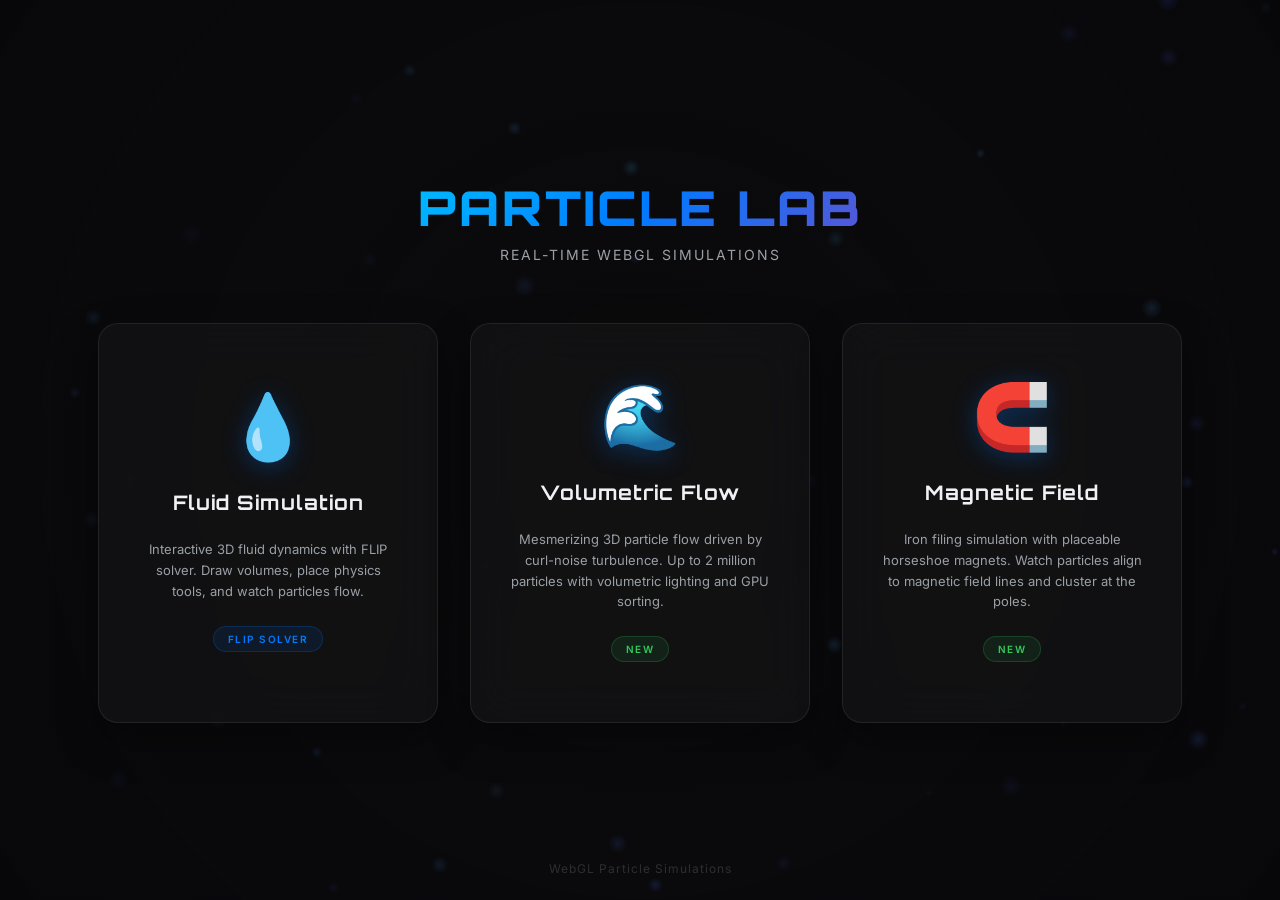
<file: index.html>
<!DOCTYPE html>
<html>
    <head>
        <meta charset="utf-8">
        <meta name="viewport" content="width=device-width, initial-scale=1.0, maximum-scale=1.0, user-scalable=no">
        <title>Particle Simulations</title>
        <meta name="description" content="Choose between real-time 3D fluid simulation and wind tunnel simulation, both powered by WebGL.">
        <link href="https://fonts.googleapis.com/css2?family=Inter:wght@300;400;500;600;700&family=Orbitron:wght@500;700;900&display=swap" rel="stylesheet">
        <link rel="stylesheet" href="menu.css"/>
    </head>
    <body>
        <canvas id="bg-canvas"></canvas>

        <div class="menu-container">
            <div class="menu-title">Particle Lab</div>
            <div class="menu-subtitle">Real-time WebGL Simulations</div>

            <div class="menu-cards">
                <a href="fluid.html" class="menu-card" id="fluid-card">
                    <div class="card-icon">💧</div>
                    <div class="card-title">Fluid Simulation</div>
                    <div class="card-description">
                        Interactive 3D fluid dynamics with FLIP solver. 
                        Draw volumes, place physics tools, and watch particles flow.
                    </div>
                    <div class="card-tag">FLIP Solver</div>
                </a>

                <a href="flow.html" class="menu-card" id="flow-card">
                    <div class="card-icon">🌊</div>
                    <div class="card-title">Volumetric Flow</div>
                    <div class="card-description">
                        Mesmerizing 3D particle flow driven by curl-noise turbulence.
                        Up to 2 million particles with volumetric lighting and GPU sorting.
                    </div>
                    <div class="card-tag new-tag">New</div>
                </a>

                <a href="magnet.html" class="menu-card" id="magnet-card">
                    <div class="card-icon">🧲</div>
                    <div class="card-title">Magnetic Field</div>
                    <div class="card-description">
                        Iron filing simulation with placeable horseshoe magnets.
                        Watch particles align to magnetic field lines and cluster at the poles.
                    </div>
                    <div class="card-tag new-tag">New</div>
                </a>
            </div>

            <div class="menu-footer">WebGL Particle Simulations</div>
        </div>

        <script src="menu-bg.js"></script>
    </body>
</html>
</file>
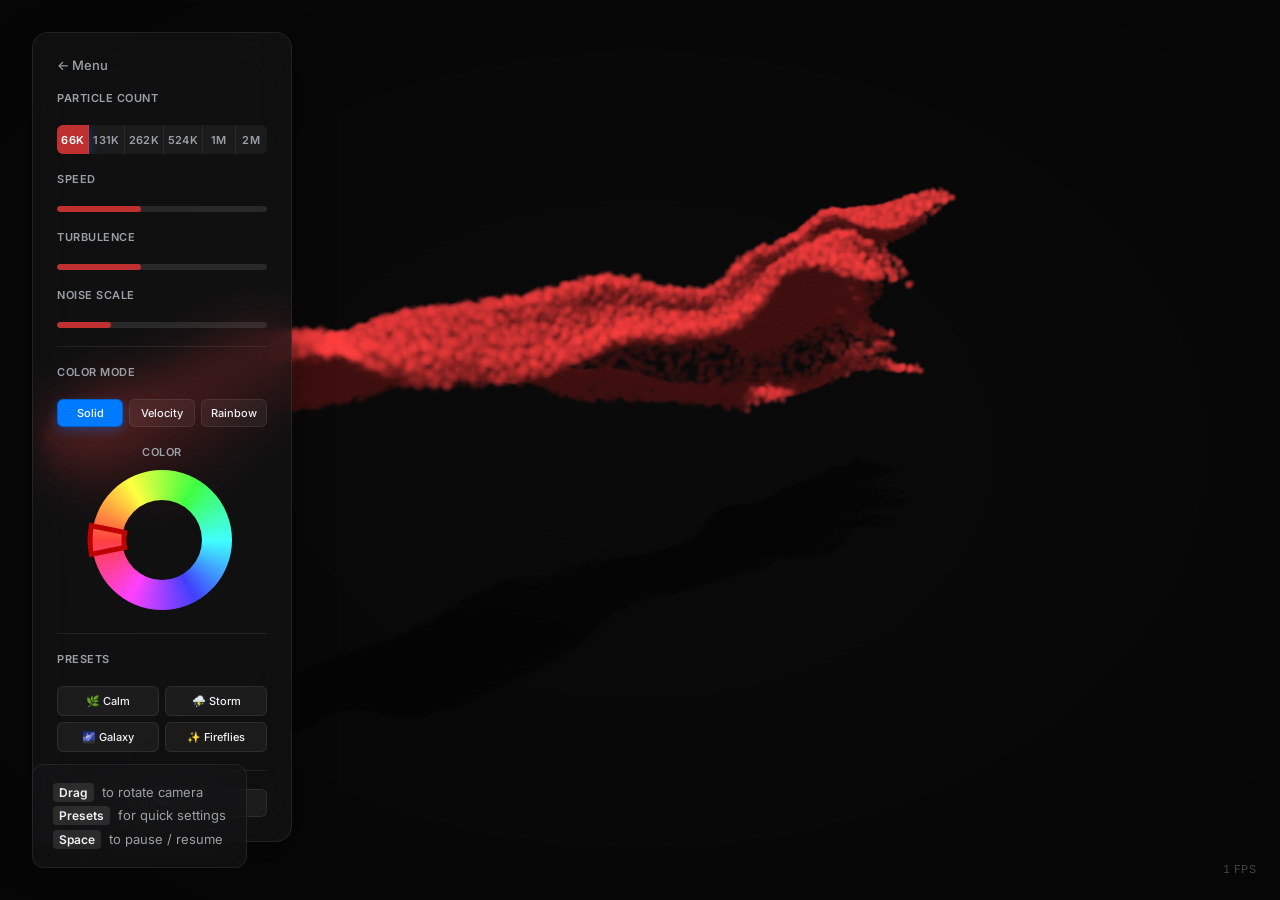
<file: flow.html>
<!DOCTYPE html>
<html>
<head>
    <meta charset="utf-8">
    <meta name="viewport" content="width=device-width, initial-scale=1.0, maximum-scale=1.0, user-scalable=no">
    <title>Volumetric Flow - Particle Lab</title>
    <meta name="description" content="Volumetric particle flow simulation with curl-noise turbulence, GPU sorting, and volumetric lighting.">
    <link href="https://fonts.googleapis.com/css2?family=Inter:wght@300;400;500;600&display=swap" rel="stylesheet">
    <link rel="stylesheet" href="flow.css">
</head>
<body>
    <canvas id="render" width="1" height="1"></canvas>

    <div id="ui">
        <a href="index.html" id="back-button">← Menu</a>

        <div class="slider-label">Particle Count</div>
        <div id="count-wrapper">
            <div id="count-16">66K</div>
            <div id="count-17">131K</div>
            <div id="count-18">262K</div>
            <div id="count-19">524K</div>
            <div id="count-20">1M</div>
            <div id="count-21">2M</div>
        </div>

        <div class="slider-label">Speed</div>
        <div id="speed-slider" class="slider"></div>

        <div class="slider-label">Turbulence</div>
        <div id="turbulence-slider" class="slider"></div>

        <div class="slider-label">Noise Scale</div>
        <div id="noise-slider" class="slider"></div>

        <div class="panel-divider"></div>

        <div class="slider-label">Color Mode</div>
        <div class="control-row">
            <button id="mode-solid" class="action-btn active-mode">Solid</button>
            <button id="mode-velocity" class="action-btn">Velocity</button>
            <button id="mode-rainbow" class="action-btn">Rainbow</button>
        </div>

        <div id="color-section">
            <div class="slider-label">Color</div>
            <canvas id="picker" width="150" height="150"></canvas>
        </div>

        <div class="panel-divider"></div>

        <div class="slider-label">Presets</div>
        <div class="preset-row">
            <button id="preset-calm" class="action-btn">🌿 Calm</button>
            <button id="preset-storm" class="action-btn">⛈️ Storm</button>
            <button id="preset-galaxy" class="action-btn">🌌 Galaxy</button>
            <button id="preset-fireflies" class="action-btn">✨ Fireflies</button>
        </div>

        <div class="panel-divider"></div>

        <div class="control-row">
            <button id="pause-button" class="action-btn">⏸ Pause</button>
        </div>
    </div>

    <div class="instructions">
        <span>Drag</span> to rotate camera<br/>
        <span>Presets</span> for quick settings<br/>
        <span>Space</span> to pause / resume
    </div>

    <div id="pause-overlay">⏸ PAUSED</div>

    <div id="footer">
        <span id="fps-counter">-- FPS</span>
    </div>

    <script src="flowshared.js"></script>
    <script src="flowui.js"></script>
    <script src="flowsim.js"></script>
    <script src="flowengine.js"></script>
    <script>
    if (flowHasWebGLSupport(['OES_texture_float'])) {
        var flow = new FlowEngine(document.getElementById('render'));

        flow.setHue(0);
        flow.setTimeScale(FLOW_INITIAL_SPEED);
        flow.setPersistence(FLOW_INITIAL_TURBULENCE);
        flow.setNoiseScale(FLOW_NOISE_POSITION_SCALE);

        // Speed slider
        var speedSlider = new FlowSlider(document.getElementById('speed-slider'), 0.0, FLOW_MAX_SPEED, FLOW_INITIAL_SPEED, function (v) {
            flow.setTimeScale(v);
        });

        // Turbulence slider
        var turbSlider = new FlowSlider(document.getElementById('turbulence-slider'), 0.0, FLOW_MAX_TURBULENCE, FLOW_INITIAL_TURBULENCE, function (v) {
            flow.setPersistence(v);
        });

        // Noise scale slider
        var noiseSlider = new FlowSlider(document.getElementById('noise-slider'), 0.3, 5.0, FLOW_NOISE_POSITION_SCALE, function (v) {
            flow.setNoiseScale(v);
        });

        // Particle count buttons
        var buttons = new FlowButtons([
            document.getElementById('count-16'),
            document.getElementById('count-17'),
            document.getElementById('count-18'),
            document.getElementById('count-19'),
            document.getElementById('count-20'),
            document.getElementById('count-21')
        ], function (index) {
            flow.changeQualityLevel(index);
        });

        // Color picker
        var picker = new FlowHuePicker(document.getElementById('picker'), function (value) {
            flow.setHue(value);
            var color = flowHsvToRGB(value, FLOW_UI_SATURATION, FLOW_UI_VALUE);
            var rgbStr = flowRgbToString(color);
            speedSlider.setColor(rgbStr);
            turbSlider.setColor(rgbStr);
            noiseSlider.setColor(rgbStr);
            buttons.setColor(rgbStr);
        });

        // Color mode buttons
        var modeButtons = [
            document.getElementById('mode-solid'),
            document.getElementById('mode-velocity'),
            document.getElementById('mode-rainbow')
        ];
        modeButtons.forEach(function (btn, idx) {
            btn.addEventListener('click', function () {
                flow.setColorMode(idx);
                modeButtons.forEach(function (b) { b.classList.remove('active-mode'); });
                btn.classList.add('active-mode');
                // Show/hide color picker for solid mode
                document.getElementById('color-section').style.display = idx === 0 ? 'block' : 'none';
            });
        });

        // Presets
        var presetKeys = ['calm', 'storm', 'galaxy', 'fireflies'];
        presetKeys.forEach(function (key) {
            document.getElementById('preset-' + key).addEventListener('click', function () {
                var p = FLOW_PRESETS[key];
                speedSlider.setValue(p.speed);
                turbSlider.setValue(p.turbulence);
                noiseSlider.setValue(p.noiseScale);
                flow.setTimeScale(p.speed);
                flow.setPersistence(p.turbulence);
                flow.setNoiseScale(p.noiseScale);
            });
        });

        // Pause button
        var pauseBtn = document.getElementById('pause-button');
        var pauseOverlay = document.getElementById('pause-overlay');
        function togglePause() {
            var isPaused = !flow.isPaused();
            flow.setPaused(isPaused);
            pauseBtn.textContent = isPaused ? '▶ Play' : '⏸ Pause';
            if (isPaused) pauseOverlay.classList.add('visible');
            else pauseOverlay.classList.remove('visible');
        }
        pauseBtn.addEventListener('click', togglePause);

        // Spacebar to pause
        document.addEventListener('keydown', function (e) {
            if (e.code === 'Space') { e.preventDefault(); togglePause(); }
        });

        // FPS counter
        var fpsEl = document.getElementById('fps-counter');
        setInterval(function () {
            fpsEl.textContent = flow.getFPS() + ' FPS';
        }, 500);
    } else {
        document.getElementById('ui').style.display = 'none';
        document.body.innerHTML = '<div style="color:#888;text-align:center;margin-top:40px;font-family:Inter,sans-serif;">Your browser does not support the required WebGL extensions.</div>';
    }
    </script>
</body>
</html>
</file>
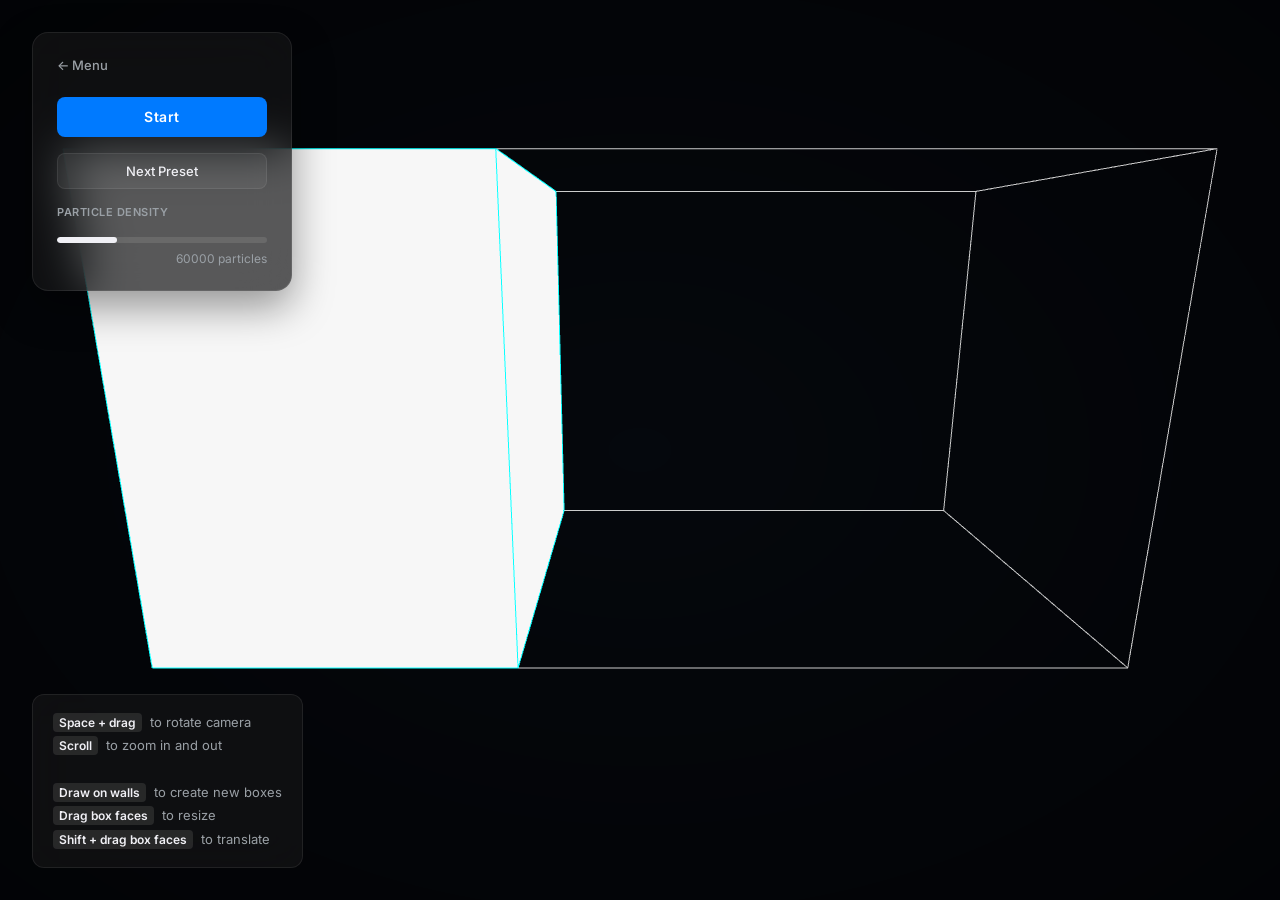
<file: fluid.html>
<!DOCTYPE html>
<html>
    <head>
        <meta charset="utf-8">
        <meta name="viewport" content="width=device-width, initial-scale=1.0, maximum-scale=1.0, user-scalable=no">
        <title>Fluid Simulation</title>

        <meta name="description" content="Real-time particle-based 3D fluid simulation and rendering using WebGL.">

        <link href="https://fonts.googleapis.com/css2?family=Inter:wght@400;600&family=Orbitron:wght@500;700;900&display=swap" rel="stylesheet">
        <link rel="stylesheet" href="flip.css"/>
    </head>

    <body>
        <script type="text/template" id="main">
            <style>
                .editing-ui {
                    display: none;
                }

                .simulating-ui {
                    display: none;
                }
            </style>

            <canvas id="canvas" width="1920" height="1080"></canvas>
            <canvas id="overlay-canvas" class="simulating-ui"></canvas>
            
            <div id="ui">
                <a href="index.html" id="back-button" style="
                    display: block;
                    color: var(--text-dim);
                    text-decoration: none;
                    font-size: 13px;
                    font-weight: 500;
                    margin-bottom: 8px;
                    pointer-events: auto;
                    transition: color 0.2s;
                ">← Menu</a>

                <div id="start-button">Start</div>

                <div id="preset-button" class="editing-ui">Random Preset</div>
                
                <div class="slider-label editing-ui">Particle Density</div>
                <div id="density-slider" class="slider editing-ui"></div>

                <div id="particle-count" class="editing-ui"></div>

                <div class="slider-label simulating-ui">Color</div>
                <input type="color" id="color-picker" class="simulating-ui" value="#00bbff">

                <div class="slider-label simulating-ui">Fluidity</div>
                <div id="fluidity-slider" class="slider simulating-ui"></div>

                <div class="slider-label simulating-ui">Speed</div>
                <div id="speed-slider" class="slider simulating-ui"></div>

                <div class="control-row simulating-ui">
                    <button id="gravity-button" class="action-btn">Gravity: Normal</button>
                </div>
            </div>

            <!-- New Physics Right Bar -->
            <div id="right-bar" class="simulating-ui">
                <div class="right-bar-section">
                    <div class="right-bar-label">Explode Force</div>
                    <div id="explode-slider" class="slider"></div>
                    <button id="explode-button" class="action-btn right-btn">💥 Explode!</button>
                </div>
                
                <div class="right-bar-divider"></div>
                
                <div class="right-bar-section">
                    <div class="right-bar-label">Placeable Tools <span id="source-count-badge" class="source-badge">0</span></div>
                    <div class="right-bar-tools">
                        <button id="tool-none-button" class="action-btn right-btn active-tool" data-tooltip="Select / Delete sources">🚫 None</button>
                        <button id="tool-vortex-button" class="action-btn right-btn" data-tooltip="Creates a swirling vortex that pulls particles inward">🌀 Vortex</button>
                        <button id="tool-wind-button" class="action-btn right-btn" data-tooltip="Click & drag to set wind direction. Blows particles along a cone">💨 Wind</button>
                        <button id="tool-repel-button" class="action-btn right-btn" data-tooltip="Pushes particles away from the source">🔵 Repel</button>
                        <button id="tool-blackhole-button" class="action-btn right-btn" data-tooltip="Sucks in particles with gravitational & orbital forces">🕳️ Black Hole</button>
                        <button id="tool-fountain-button" class="action-btn right-btn" data-tooltip="Shoots particles upward in a column">⛲ Fountain</button>
                        <button id="tool-turbulence-button" class="action-btn right-btn" data-tooltip="Creates chaotic, swirling random forces">🌊 Turbulence</button>
                        <button id="tool-wave-button" class="action-btn right-btn" data-tooltip="Generates concentric wave pulses">〰️ Wave</button>
                        <button id="tool-magnet-button" class="action-btn right-btn" data-tooltip="Gently attracts nearby particles — softer than black hole">🧲 Magnet</button>
                    </div>
                </div>

                <div class="right-bar-divider"></div>

                <div class="right-bar-section">
                    <div class="right-bar-label">Tool Strength</div>
                    <div id="strength-slider" class="slider"></div>
                </div>

                <div class="right-bar-divider"></div>

                <div class="right-bar-section">
                    <button id="clear-sources-button" class="action-btn right-btn danger-btn">🗑️ Clear All Sources</button>
                </div>
            </div>
            </div>


            <div class="instructions editing-ui">
                <span>Space + drag</span> to rotate camera <br/>
                <span>Scroll</span> to zoom in and out <br/>
                <br/>
                <span>Draw on walls</span> to create new boxes <br/>
                <span>Drag box faces</span> to resize <br/>
                <span>Shift + drag box faces</span> to translate <br/>
            </div>

            <div class="instructions simulating-ui">
                <span>Drag</span> to rotate camera<br/>
                <span>Scroll</span> to zoom in and out <br/>
                <span>Move mouse</span> to push particles<br/>
                <span>Click</span> to place selected tool<br/>
                <span>Wind tool:</span> click & drag to set direction<br/>
                <span>None tool + click source</span> to delete it
            </div>

            <div id="footer"></div>
        </script>

        <script type="text/template" id="no-support">
            <div id="container">
                <div id="error"></div>
            </div>
        </script>


        <div id="placeholder"></div>


        <script src="wrappedgl.js"></script>
        <script src="utilities.js"></script>
        <script src="camera.js"></script>
        <script src="boxeditor.js"></script>
        <script src="simulator.js"></script>
        <script src="renderer.js"></script>
        <script src="simulatorrenderer.js"></script>
        <script src="slider.js"></script>
        <script src="fluidparticles.js"></script>

        <script>
            function concatenateWords (list) {
                if (list.length === 0) {
                    return '';
                } else if (list.length === 1) {
                    return "'" + list[0] + "'";
                } else {
                    var result = '';
                    for (var i = 0; i < list.length; ++i) {
                        result += "'" + list[i] + "'";
                        if (i < list.length - 1) {
                            result += i < list.length - 2 ? ', ' : ' and '
                        }
                    }

                    return result;
                }
            }

            WrappedGL.checkWebGLSupportWithExtensions(['ANGLE_instanced_arrays', 'WEBGL_depth_texture', 'OES_texture_float', 'OES_texture_float_linear', 'OES_texture_half_float', 'OES_texture_half_float_linear'],
                function () { //we have webgl
                    document.getElementById('placeholder').outerHTML = document.getElementById('main').innerHTML;
                    var fluidBox = new FluidParticles();
                }, function (hasWebGL, unsupportedExtensions) {
                    document.getElementById('placeholder').outerHTML = document.getElementById('no-support').innerHTML;
                    if (!hasWebGL) { //webgl not supported
                        document.getElementById('error').textContent = 'Unfortunately, your browser does not support WebGL';
                    } else {
                        document.getElementById('error').textContent = 'Unfortunately, your browser does not support the ' + concatenateWords(unsupportedExtensions) + " WebGL extension" + (unsupportedExtensions.length > 1 ? 's.' : '.');
                    }
                }
            );
        </script>
    </body>


</html>
</file>
<file: menu.css>
@import url('https://fonts.googleapis.com/css2?family=Inter:wght@300;400;500;600;700&family=Orbitron:wght@500;700;900&display=swap');

:root {
    --accent-color: #007aff;
    --accent-hover: #0060d1;
    --dark-bg: rgba(20, 20, 22, 0.7);
    --glass-border: rgba(255, 255, 255, 0.08);
    --text-main: #f0f0f5;
    --text-dim: #9aa0a6;
}

* {
    box-sizing: border-box;
    margin: 0;
    padding: 0;
}

body {
    font-family: 'Inter', -apple-system, BlinkMacSystemFont, "Segoe UI", Roboto, sans-serif;
    background: #0a0a0c;
    color: var(--text-main);
    overflow: auto;
    min-height: 100vh;
    user-select: none;
    -webkit-user-select: none;
}

#bg-canvas {
    position: fixed;
    top: 0;
    left: 0;
    width: 100%;
    height: 100%;
    z-index: 0;
}

.menu-container {
    position: relative;
    z-index: 10;
    display: flex;
    flex-direction: column;
    align-items: center;
    justify-content: center;
    min-height: 100vh;
    padding: 40px;
}

.menu-title {
    font-family: 'Orbitron', monospace;
    font-weight: 900;
    font-size: 48px;
    letter-spacing: 3px;
    text-transform: uppercase;
    margin-bottom: 8px;
    background: linear-gradient(135deg, #00bbff, #007aff, #5856d6);
    -webkit-background-clip: text;
    -webkit-text-fill-color: transparent;
    background-clip: text;
    animation: titleGlow 3s ease-in-out infinite alternate;
}

@keyframes titleGlow {
    0% { filter: brightness(1); }
    100% { filter: brightness(1.3); }
}

.menu-subtitle {
    font-size: 14px;
    color: var(--text-dim);
    font-weight: 400;
    letter-spacing: 2px;
    text-transform: uppercase;
    margin-bottom: 60px;
}

.menu-cards {
    display: flex;
    gap: 32px;
    flex-wrap: wrap;
    justify-content: center;
}

.menu-card {
    position: relative;
    width: 340px;
    height: 400px;
    background: var(--dark-bg);
    backdrop-filter: blur(24px);
    -webkit-backdrop-filter: blur(24px);
    border: 1px solid var(--glass-border);
    border-radius: 20px;
    padding: 40px 32px;
    display: flex;
    flex-direction: column;
    align-items: center;
    justify-content: center;
    gap: 24px;
    text-decoration: none;
    color: var(--text-main);
    cursor: pointer;
    transition: all 0.4s cubic-bezier(0.2, 0.8, 0.2, 1);
    overflow: hidden;
    box-shadow: 0 16px 40px rgba(0, 0, 0, 0.4);
}

.menu-card::before {
    content: '';
    position: absolute;
    top: 0;
    left: 0;
    right: 0;
    height: 3px;
    background: linear-gradient(90deg, transparent, var(--accent-color), transparent);
    opacity: 0;
    transition: opacity 0.4s ease;
}

.menu-card:hover::before {
    opacity: 1;
}

.menu-card:hover {
    transform: translateY(-8px) scale(1.02);
    border-color: rgba(0, 122, 255, 0.3);
    box-shadow: 0 24px 60px rgba(0, 0, 0, 0.5), 0 0 40px rgba(0, 122, 255, 0.1);
}

.menu-card:active {
    transform: translateY(-2px) scale(0.99);
}

.card-icon {
    font-size: 64px;
    line-height: 1;
    margin-bottom: 8px;
    filter: drop-shadow(0 4px 12px rgba(0, 122, 255, 0.3));
    transition: transform 0.4s ease;
}

.menu-card:hover .card-icon {
    transform: scale(1.15);
}

.card-title {
    font-family: 'Orbitron', monospace;
    font-weight: 700;
    font-size: 20px;
    letter-spacing: 1px;
    text-align: center;
}

.card-description {
    font-size: 13px;
    color: var(--text-dim);
    text-align: center;
    line-height: 1.6;
    max-width: 260px;
}

.card-tag {
    font-size: 10px;
    font-weight: 600;
    letter-spacing: 1.5px;
    text-transform: uppercase;
    padding: 6px 14px;
    border-radius: 20px;
    background: rgba(0, 122, 255, 0.1);
    border: 1px solid rgba(0, 122, 255, 0.2);
    color: var(--accent-color);
    transition: all 0.3s ease;
}

.menu-card:hover .card-tag {
    background: rgba(0, 122, 255, 0.2);
    border-color: rgba(0, 122, 255, 0.4);
}

.card-tag.new-tag {
    background: rgba(52, 199, 89, 0.1);
    border-color: rgba(52, 199, 89, 0.2);
    color: #34c759;
}

.menu-card:hover .card-tag.new-tag {
    background: rgba(52, 199, 89, 0.2);
    border-color: rgba(52, 199, 89, 0.4);
}

.menu-footer {
    position: absolute;
    bottom: 24px;
    font-size: 12px;
    color: rgba(255, 255, 255, 0.15);
    letter-spacing: 1px;
}

@media (max-width: 768px) {
    .menu-title {
        font-size: 28px;
    }
    .menu-cards {
        flex-direction: column;
        align-items: center;
    }
    .menu-card {
        width: 300px;
        height: 340px;
    }
}
</file>
<file: flow.css>
@import url('https://fonts.googleapis.com/css2?family=Inter:wght@300;400;500;600&display=swap');

:root {
    --accent-color: #007aff;
    --accent-hover: #0060d1;
    --dark-bg: rgba(20, 20, 22, 0.7);
    --glass-border: rgba(255, 255, 255, 0.08);
    --text-main: #f0f0f5;
    --text-dim: #9aa0a6;
}

* {
    box-sizing: border-box;
    font-family: 'Inter', -apple-system, BlinkMacSystemFont, "Segoe UI", Roboto, sans-serif;
}

body {
    margin: 0;
    padding: 0;
    overflow: hidden;
    background-color: #0a0a0c;
    color: var(--text-main);
    user-select: none;
    -moz-user-select: none;
    -webkit-user-select: none;
    -ms-user-select: none;
}

canvas#render {
    position: absolute;
    top: 0;
    left: 0;
    z-index: 0;
    width: 100%;
    height: 100%;
}

/* ── Left Panel ── */
#ui {
    position: absolute;
    z-index: 10;
    top: 32px;
    left: 32px;
    background: var(--dark-bg);
    backdrop-filter: blur(24px);
    -webkit-backdrop-filter: blur(24px);
    border: 1px solid var(--glass-border);
    border-radius: 16px;
    padding: 24px;
    box-shadow: 0 16px 40px rgba(0, 0, 0, 0.4);
    display: flex;
    flex-direction: column;
    gap: 18px;
    min-width: 260px;
    max-width: 300px;
    transition: all 0.3s ease;
    pointer-events: auto;
    max-height: 90vh;
    overflow-y: auto;
}

#ui::-webkit-scrollbar { width: 4px; }
#ui::-webkit-scrollbar-track { background: transparent; }
#ui::-webkit-scrollbar-thumb { background: rgba(255,255,255,0.15); border-radius: 2px; }

#back-button {
    display: block;
    color: var(--text-dim);
    text-decoration: none;
    font-size: 13px;
    font-weight: 500;
    pointer-events: auto;
    transition: color 0.2s;
}

#back-button:hover {
    color: var(--text-main);
}

/* ── Section Labels ── */
.slider-label {
    color: var(--text-dim);
    font-size: 11px;
    font-weight: 600;
    letter-spacing: 0.5px;
    text-transform: uppercase;
    margin-bottom: 2px;
}

/* ── Sliders ── */
.slider {
    width: 100%;
    height: 6px;
    border-radius: 3px;
    background: rgba(255, 255, 255, 0.1);
    position: relative;
    pointer-events: auto;
    cursor: pointer;
    overflow: hidden;
}

.slider:hover {
    background: rgba(255, 255, 255, 0.15);
}

.slider div {
    background: var(--text-main);
    height: 100%;
    border-radius: 3px;
    transition: background 0.2s, width 0.1s ease-out;
}

.slider:hover div {
    background: #fff;
}

/* ── Particle Count Buttons ── */
#count-wrapper {
    display: flex;
    gap: 0;
    border-radius: 6px;
    overflow: hidden;
    pointer-events: auto;
}

#count-wrapper div {
    flex: 1;
    text-align: center;
    font-size: 11px;
    font-weight: 600;
    padding: 8px 4px;
    cursor: pointer;
    background: rgba(255, 255, 255, 0.05);
    border-right: 1px solid rgba(255, 255, 255, 0.06);
    color: var(--text-dim);
    transition: all 0.2s ease;
    letter-spacing: 0.3px;
}

#count-wrapper div:last-child {
    border-right: none;
}

#count-wrapper div:hover {
    background: rgba(255, 255, 255, 0.1);
}

#count-wrapper div.active {
    background: var(--accent-color);
    color: #fff;
    box-shadow: 0 4px 12px rgba(0, 122, 255, 0.3);
}

/* ── Action Buttons ── */
.action-btn {
    font-size: 12px;
    font-weight: 500;
    background: rgba(255, 255, 255, 0.05);
    border: 1px solid var(--glass-border);
    color: var(--text-main);
    border-radius: 6px;
    padding: 8px 14px;
    cursor: pointer;
    transition: all 0.2s ease;
    pointer-events: auto;
    white-space: nowrap;
}

.action-btn:hover {
    background: rgba(255, 255, 255, 0.1);
}

.action-btn:active {
    transform: scale(0.97);
}

.action-btn.active-mode {
    background: var(--accent-color) !important;
    color: #fff !important;
    border-color: var(--accent-hover) !important;
    box-shadow: 0 4px 12px rgba(0, 122, 255, 0.3);
}

/* ── Color Mode Row ── */
.control-row {
    display: flex;
    gap: 6px;
    pointer-events: auto;
    flex-wrap: wrap;
}

.control-row .action-btn {
    flex: 1;
    text-align: center;
    min-width: 0;
    padding: 6px 8px;
    font-size: 11px;
}

/* ── Preset Row ── */
.preset-row {
    display: grid;
    grid-template-columns: 1fr 1fr;
    gap: 6px;
    pointer-events: auto;
}

.preset-row .action-btn {
    font-size: 11px;
    padding: 7px 10px;
    text-align: center;
}

/* ── Hue Picker ── */
#color-section {
    text-align: center;
    pointer-events: auto;
}

#picker {
    margin-top: 6px;
    cursor: pointer;
    display: block;
    margin-left: auto;
    margin-right: auto;
}

/* ── Divider ── */
.panel-divider {
    height: 1px;
    width: 100%;
    background: rgba(255, 255, 255, 0.08);
}

/* ── Instructions ── */
.instructions {
    position: absolute;
    z-index: 10;
    bottom: 32px;
    left: 32px;
    background: var(--dark-bg);
    backdrop-filter: blur(24px);
    -webkit-backdrop-filter: blur(24px);
    border: 1px solid var(--glass-border);
    border-radius: 12px;
    padding: 16px 20px;
    font-size: 13px;
    line-height: 1.8;
    color: var(--text-dim);
}

.instructions span {
    font-weight: 600;
    color: var(--text-main);
    font-size: 12px;
    padding: 2px 6px;
    background: rgba(255, 255, 255, 0.1);
    border-radius: 4px;
    margin-right: 4px;
}

/* ── Footer / FPS ── */
#footer {
    position: absolute;
    z-index: 10;
    right: 24px;
    bottom: 24px;
    font-size: 12px;
    color: var(--text-dim);
    display: flex;
    gap: 16px;
    align-items: center;
}

#fps-counter {
    font-variant-numeric: tabular-nums;
    letter-spacing: 0.5px;
    color: rgba(255, 255, 255, 0.25);
    font-size: 11px;
}

/* ── Pause Overlay ── */
#pause-overlay {
    position: absolute;
    z-index: 15;
    top: 50%;
    left: 50%;
    transform: translate(-50%, -50%);
    font-size: 14px;
    font-weight: 600;
    letter-spacing: 2px;
    text-transform: uppercase;
    color: rgba(255, 255, 255, 0.3);
    pointer-events: none;
    opacity: 0;
    transition: opacity 0.3s ease;
}

#pause-overlay.visible {
    opacity: 1;
}

/* ── Responsive ── */
@media (max-width: 768px) {
    #ui {
        top: 10px;
        left: 10px;
        padding: 12px;
        min-width: 200px;
        max-width: calc(100vw - 20px);
        gap: 10px;
    }
    .instructions {
        bottom: 10px;
        left: 10px;
        padding: 10px;
        font-size: 11px;
    }
    .slider {
        height: 12px;
    }
    .slider-label {
        font-size: 9px;
    }
    .action-btn {
        padding: 8px 6px;
        font-size: 10px;
    }
    #count-wrapper div {
        padding: 8px 2px;
        font-size: 9px;
    }
    #footer {
        display: none;
    }
}
</file>
<file: flip.css>
@import url('https://fonts.googleapis.com/css2?family=Inter:wght@300;400;500;600&display=swap');

:root {
    --accent-color: #007aff;
    --accent-hover: #0060d1;
    --dark-bg: rgba(20, 20, 22, 0.7);
    --glass-border: rgba(255, 255, 255, 0.08);
    --text-main: #f0f0f5;
    --text-dim: #9aa0a6;
}

* {
    box-sizing: border-box;
    font-family: 'Inter', -apple-system, BlinkMacSystemFont, "Segoe UI", Roboto, sans-serif;
}

body {
    margin: 0;
    padding: 0;
    overflow: hidden;
    background-color: #111;
    color: var(--text-main);

    user-select: none;
    -moz-user-select: none;
    -webkit-user-select: none;
    -ms-user-select: none;
}

canvas {
    position: absolute;
    top: 0;
    left: 0;
    z-index: 1;
}

#overlay-canvas {
    position: absolute;
    top: 0;
    left: 0;
    z-index: 5;
    pointer-events: none;
    width: 100%;
    height: 100%;
}

#ui {
    position: absolute;
    z-index: 10;
    pointer-events: auto;
    top: 32px;
    left: 32px;
    
    background: var(--dark-bg);
    backdrop-filter: blur(24px);
    -webkit-backdrop-filter: blur(24px);
    border: 1px solid var(--glass-border);
    border-radius: 16px;
    padding: 24px;
    box-shadow: 0 16px 40px rgba(0, 0, 0, 0.4);

    display: flex;
    flex-direction: column;
    gap: 16px;
    min-width: 260px;
    transition: all 0.3s ease;
    max-height: 90vh;
    overflow-y: auto;
}

#ui::-webkit-scrollbar {
    width: 4px;
}
#ui::-webkit-scrollbar-track {
    background: transparent;
}
#ui::-webkit-scrollbar-thumb {
    background: rgba(255,255,255,0.15);
    border-radius: 2px;
}

#right-bar {
    position: absolute;
    z-index: 10;
    pointer-events: auto;
    top: 50%;
    right: 32px;
    transform: translateY(-50%);
    
    background: var(--dark-bg);
    backdrop-filter: blur(24px);
    -webkit-backdrop-filter: blur(24px);
    border: 1px solid var(--glass-border);
    border-radius: 16px;
    padding: 24px 20px;
    box-shadow: 0 16px 40px rgba(0, 0, 0, 0.4);

    display: flex;
    flex-direction: column;
    align-items: stretch;
    gap: 24px;
    transition: all 0.3s ease;
    max-height: 90vh;
    overflow-y: auto;
}

/* Scrollbar styling for right-bar */
#right-bar::-webkit-scrollbar {
    width: 4px;
}
#right-bar::-webkit-scrollbar-track {
    background: transparent;
}
#right-bar::-webkit-scrollbar-thumb {
    background: rgba(255,255,255,0.15);
    border-radius: 2px;
}

.right-bar-section {
    display: flex;
    flex-direction: column;
    gap: 12px;
    align-items: center;
    width: 100%;
}

.right-bar-label {
    color: var(--text-dim);
    font-size: 11px;
    font-weight: 600;
    letter-spacing: 0.5px;
    text-transform: uppercase;
    text-align: center;
    display: flex;
    align-items: center;
    justify-content: center;
    gap: 8px;
}

.right-bar-tools {
    display: flex;
    flex-direction: column;
    gap: 8px;
    width: 100%;
}

.right-bar-divider {
    height: 1px;
    width: 100%;
    background: rgba(255, 255, 255, 0.1);
}

.right-btn {
    padding: 10px 16px;
    white-space: nowrap;
    width: 100%;
    text-align: center;
    font-size: 13px;
    position: relative;
}

/* Tooltip */
.right-btn[data-tooltip] {
    position: relative;
}

.right-btn[data-tooltip]::after {
    content: attr(data-tooltip);
    position: absolute;
    right: calc(100% + 12px);
    top: 50%;
    transform: translateY(-50%);
    background: rgba(10, 10, 12, 0.95);
    backdrop-filter: blur(12px);
    color: var(--text-main);
    font-size: 11px;
    font-weight: 400;
    padding: 8px 12px;
    border-radius: 8px;
    white-space: nowrap;
    pointer-events: none;
    opacity: 0;
    transition: opacity 0.2s ease, transform 0.2s ease;
    border: 1px solid rgba(255, 255, 255, 0.1);
    box-shadow: 0 8px 24px rgba(0, 0, 0, 0.4);
    z-index: 100;
    max-width: 220px;
    white-space: normal;
    text-align: left;
    line-height: 1.4;
}

.right-btn[data-tooltip]:hover::after {
    opacity: 1;
}

.active-tool {
    background: var(--accent-color) !important;
    color: #fff !important;
    border-color: var(--accent-hover) !important;
    box-shadow: 0 4px 12px rgba(0, 122, 255, 0.3);
}

.danger-btn {
    background: rgba(255, 59, 48, 0.1) !important;
    border-color: rgba(255, 59, 48, 0.3) !important;
    color: #ff453a !important;
}

.danger-btn:hover {
    background: rgba(255, 59, 48, 0.2) !important;
}

/* Source count badge */
.source-badge {
    display: inline-flex;
    align-items: center;
    justify-content: center;
    min-width: 18px;
    height: 18px;
    border-radius: 9px;
    background: var(--accent-color);
    color: #fff;
    font-size: 10px;
    font-weight: 700;
    padding: 0 5px;
    letter-spacing: 0;
    text-transform: none;
    transition: all 0.3s ease;
}

.source-badge.empty {
    background: rgba(255, 255, 255, 0.1);
    color: var(--text-dim);
}

#right-bar .slider {
    width: 140px;
}

#start-button {
    font-size: 14px;
    font-weight: 600;
    letter-spacing: 0.5px;
    
    width: 100%;
    height: 40px;
    line-height: 40px;
    text-align: center;
    border-radius: 8px;

    pointer-events: auto;
    transition: all 0.2s cubic-bezier(0.2, 0.8, 0.2, 1);
}

.start-button-active {
    cursor: pointer;
    background: var(--accent-color);
    color: #fff;
    border: none;
}

.start-button-active:hover {
    background: var(--accent-hover);
    transform: translateY(-1px);
    box-shadow: 0 4px 12px rgba(0, 122, 255, 0.3);
}

.start-button-active:active {
    transform: translateY(1px);
    box-shadow: none;
}

.start-button-inactive {
    background: rgba(255, 255, 255, 0.05);
    color: rgba(255, 255, 255, 0.3);
    border: 1px solid var(--glass-border);
    cursor: not-allowed;
}

#preset-button {
    font-size: 13px;
    font-weight: 500;
    
    background: rgba(255, 255, 255, 0.05);
    border: 1px solid var(--glass-border);
    color: var(--text-main);
    border-radius: 8px;

    width: 100%;
    height: 36px;
    line-height: 34px;
    text-align: center;

    cursor: pointer;
    pointer-events: auto;
    transition: all 0.2s ease;
}

#preset-button:hover {
    background: rgba(255, 255, 255, 0.1);
    color: #fff;
}

#preset-button:active {
    background: rgba(255, 255, 255, 0.03);
}

#particle-count {
    color: var(--text-dim);
    font-size: 12px;
    text-align: right;
    margin-top: -8px;
}

.slider-label {
    color: var(--text-dim);
    font-size: 11px;
    font-weight: 600;
    letter-spacing: 0.5px;
    text-transform: uppercase;
    margin-bottom: 2px;
}

.slider {
    width: 100%;
    height: 6px;
    border-radius: 3px;
    background: rgba(255, 255, 255, 0.1);
    position: relative;
    pointer-events: auto;
    cursor: pointer;
    overflow: hidden;
}

.slider:hover {
    background: rgba(255, 255, 255, 0.15);
}

.slider div {
    background: var(--text-main);
    height: 100%;
    border-radius: 3px;
    transition: background 0.2s, width 0.1s ease-out;
}

.slider:hover div {
    background: #fff;
}

input[type="color"] {
    -webkit-appearance: none;
    appearance: none;
    border: none;
    width: 100%;
    height: 32px;
    border-radius: 6px;
    pointer-events: auto;
    cursor: pointer;
    background: transparent;
    padding: 0;
}
input[type="color"]::-webkit-color-swatch-wrapper {
    padding: 0;
}
input[type="color"]::-webkit-color-swatch {
    border: 1px solid var(--glass-border);
    border-radius: 6px;
}

.control-row {
    display: flex;
    gap: 10px;
    pointer-events: auto;
}

.action-btn {
    flex: 1;
    font-size: 12px;
    font-weight: 500;
    background: rgba(255, 255, 255, 0.05);
    border: 1px solid var(--glass-border);
    color: var(--text-main);
    border-radius: 6px;
    padding: 8px 0;
    cursor: pointer;
    transition: all 0.2s ease;
}

.action-btn:hover {
    background: rgba(255, 255, 255, 0.1);
}

.action-btn:active {
    transform: scale(0.97);
}

.instructions {
    position: absolute;
    z-index: 10;
    bottom: 32px;
    left: 32px;

    background: var(--dark-bg);
    backdrop-filter: blur(24px);
    -webkit-backdrop-filter: blur(24px);
    border: 1px solid var(--glass-border);
    border-radius: 12px;
    padding: 16px 20px;

    font-size: 13px;
    line-height: 1.8;
    color: var(--text-dim);
}

.instructions span {
    font-weight: 600;
    color: var(--text-main);
    font-size: 12px;
    padding: 2px 6px;
    background: rgba(255, 255, 255, 0.1);
    border-radius: 4px;
    margin-right: 4px;
}

#footer {
    position: absolute;
    z-index: 10;
    right: 24px;
    bottom: 24px;

    font-size: 12px;
    color: var(--text-dim);
}

#footer a {
    text-decoration: none;
    color: var(--text-dim);
    transition: color 0.2s;
    padding: 0 4px;
}

#footer a:hover {
    color: var(--text-main);
}

#container {
    color: var(--text-main);
    font-size: 14px;
    margin: 40px;
}

#video, #linkback {
    margin-top: 20px;
}

#linkback a {
    color: var(--accent-color);
}

/* Wind direction drag indicator */
.wind-drag-line {
    position: absolute;
    z-index: 6;
    pointer-events: none;
}

/* ── Responsive ── */
@media (max-width: 768px) {
    #ui {
        top: 10px;
        left: 10px;
        padding: 12px;
        min-width: 160px;
        max-width: calc(50vw - 15px);
        gap: 10px;
    }
    #right-bar {
        right: 10px;
        padding: 12px;
        max-width: calc(50vw - 15px);
        gap: 12px;
        width: auto;
    }
    .instructions {
        bottom: 10px;
        left: 10px;
        padding: 10px;
        max-width: 90vw;
        font-size: 11px;
    }
    #footer {
        display: none;
    }
    .slider {
        height: 12px;
    }
    .right-bar-label, .slider-label {
        font-size: 9px;
    }
    .action-btn, .right-btn {
        padding: 8px 4px;
        font-size: 10px;
        white-space: normal;
        line-height: 1.2;
    }
    #ui::-webkit-scrollbar, #right-bar::-webkit-scrollbar {
        width: 2px;
    }
}
</file>
